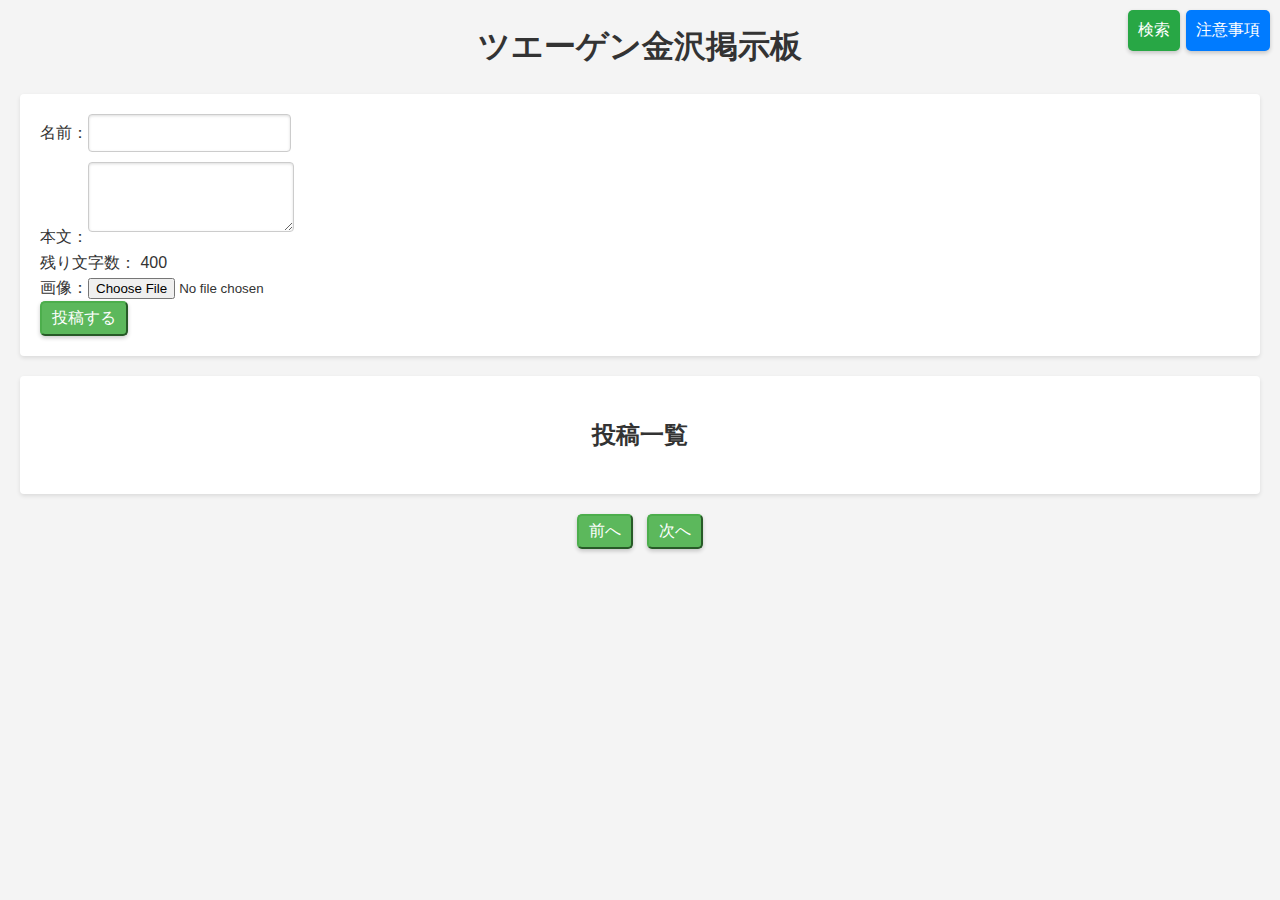
<file: keijiban.html>
<!DOCTYPE html>
<html lang="ja">
<head>
    <meta charset="UTF-8">
    <title>ツエーゲン金沢掲示板</title>
    <style>
        /* 基本的なスタイリング */
        body {
            font-family: 'Arial', sans-serif;
            line-height: 1.6;
            color: #333;
            background-color: #f4f4f4;
            margin: 0;
            padding: 0;
        }

        /* ページ全体のコンテナ */
        .container {
            max-width: 1200px;
            margin: 0 auto;
            padding: 20px;
        }

        /* フォームとボタン */
        input[type=text],
        textarea {
            border: 1px solid #ccc;
            box-shadow: inset 0 1px 3px #ddd;
            border-radius: 4px;
            padding: 10px;
            font-size: 14px;
            margin-bottom: 10px
        }

        button {
            padding: 5px 10px;
            background-color: #5cb85c;
            border-color: #4cae4c;
            color: white;
            font-size: 16px;
            border-radius: 5px;
            box-shadow: 0 2px 4px rgba(0, 0, 0, 0.2);
            transition: background-color 0.3s, box-shadow 0.3;
        }

        .button-large {
            padding: 10px 20px;
            font-size:16px;
        }

        .btn-small {
            padding: 5px 10px;
            font-size: 12px;
        }

        button:hover {
            background-color: #449d44;
            box-shadow: 0 4px 8px rgba(0, 0, 0, 0.2);
        }

        h1, h2 {
            color: #333;
            text-align: center;
        }

        /* 投稿 */
        .post {
            background-color: white;
            padding: 15px;
            margin-bottom: 15px;
            border-radius: 5px;
            box-shadow: 0 2px 5px rgba(0, 0, 0, 0.1);
        }

        /* モーダルウィンドウ */
        .modal-content {
            width: 50%; /* モーダルの幅を調整 */
            /* その他のスタイリング */
        }

        /* レスポンシブデザイン */
        @media screen and (max-width: 768px) {
            input[type=text],
            textarea,
            button {
                width: 100%;
                box-sizing: border-box;
            }
        }

        section {
            background-color: white;
            border-radius: 4px;
            box-shadow: 0 2px 4px rgba(0, 0, 0, 0.1);
            padding: 20px;
            margin: 20px;
        }

        .post {
            border: 1px solid #ddd;
            padding: 10px;
            margin-bottom: 10px;
        }

        .post span.name {
            font-weight: bold;
            color: #007bff;
        }

        .deleteButton {
            margin-top: 10px;
        }

        #timeRemaining {
            color: red;
        }

        #pagination {
            text-align: center;
            margin-top: 20px;
        }

        .page-button {
            margin: 0 5px;
        }

        .post-image {
            max-width: 100%;
            max-height: 300px;
        }

        .selected-page-button {
            color: red; /* 選択されたページのボタンの色 */
            font-weight: bold; /* テキストを太字に */
        }

        /* モーダルウィンドウのスタイル */
        .modal {
            display: none;
            position: fixed;
            z-index: 1;
            left: 0;
            top: 0;
            width: 100%;
            height: 100%;
            overflow: auto;
            background-color: rgba(0, 0, 0, 0.4);
        }

        .modal-content {
            background-color: #fefefe;
            margin: 15% auto;
            padding: 20px;
            border: 1px solid #888;
            width: 80%;
        }

        .close {
            color: #aa0000;
            float: right;
            font-size: 40px;
            font-weight: bold;
        }

        .close:hover,
        .close:focus {
            color: #ff0000;
            text-decoration: none;
            cursor: pointer;
        }

        /* 注意事項ボタンのスタイル */
        .notice-button {
            position: absolute;
            top: 10px;
            right: 10px;
            padding: 10px;
            background-color: #007bff;
            color: white;
            border: none;
            cursor: pointer;
        }

        /* 検索ボタンのスタイルを追加 */
        #searchButton {
            position: absolute;
            top: 10px;
            right: 100px; /* 適切な値に調整 */
            padding: 10px;
            background-color: #28a745;
            color: white;
            border: none;
            cursor: pointer            
        }

    </style>
</head>
<body>
    <!-- 注意事項ボタンの挿入 -->
    <button class="notice-button" id="noticeButton">注意事項</button>
    <h1>ツエーゲン金沢掲示板</h1>

    <section>
        <form id="postForm">
            名前：<input type="text" name="name" id="name"><br>
            本文：<textarea name="section" id="content" rows="3" maxlength="400" oninput="updateCharacterCount()"></textarea><br>
            <span id="remainingCharacters">残り文字数： 400</span><br>
            画像：<input type="file" name="image" id="image" onchange="previewImage()"><br>
            <button type="button" onclick="addPost()" id="postButton" class="btn-large">投稿する</button>

            <!-- 削除ボタンには小さめのスタイルを適用-->
            <!-- <button class="deleteButton btn-small">削除</button> -->

            <span id="timeRemaining"></span>
        </form>
    </section>
    <section>
        <h2>投稿一覧</h2>
        <div id="postList"></div>
    </section>

    <div id="pagination">
        <button id="prevButton" class="page-button">前へ</button>
        <span id="pageNumbers"></span>
        <button id="nextButton" class="page-button">次へ</button>
    </div>

    <img id="imagePreview" style="display: none; max-width: 100%; max-height: 300px;">

    <!-- モーダルウィンドウ -->
    <div id="noticeModal" class="modal">
        <div class="modal-content">
            <span class="close">&times;</span>
            <h2>注意事項</h2>
            <p>個人情報や他人のプライバシーに関する情報を公開しないでください</p>
            <p>他のユーザーに対して敬意を払い、礼儀正しく振る舞って下さい</p>
            <p>違法な内容や著作権を侵害するコンテンツの投稿を避けて下さい</p>
            <p>人種、性別、宗教、国政などに基づく差別的な発言は厳禁です</p>
        </div>
    </div>

    <!-- 検索ボタンと検索モーダルウィンドウを追加-->
    <div id="searchModal" class="modal">
        <div class="modal-content">
            <span class="close" id="closeSearchModal">&times;</span>
            <h2>検索</h2>
            ユーザー名：<input type="text" id="searchName" placeholder="ユーザー名で検索...">
            投稿内容：<input type="text" id="searchContent" placeholder="投稿内容で検索...">
            <button onclick="searchPosts()">検索する</button>
        </div>
    </div>

    <!-- 検索モーダル内に検索結果セクションを追加 -->
    <div id="searchResults" class="search-results">
        <!-- 検索結果がここに表示される-->
    </div>

    <!-- 検索ボタンのインラインスタイルを削除 -->
    <button class="notice-button" id="searchButton">検索</button>
        <script>
        var postButton = document.getElementById("postButton");
        var timeRemainingSpan = document.getElementById("timeRemaining");
        var isButtonEnabled = true;
        var remainingTime = 0;
        var postCount = 0;
        var currentPage = 0;
        var postsPerPage = 3;

        function enablePostButton() {
            isButtonEnabled = true;
            postButton.removeAttribute("disabled");
            timeRemainingSpan.innerText = "";
        }

        function disablePostButton() {
            isButtonEnabled = false;
            postButton.setAttribute("disabled", "disabled");
            remainingTime = 5;
            updateRemainingTime();
            var interval = setInterval(function () {
                remainingTime -= 1;
                updateRemainingTime();
                if (remainingTime <= 0) {
                    clearInterval(interval);
                    enablePostButton();
                }
            }, 1000);
        }

        function updateRemainingTime() {
            timeRemainingSpan.innerText = "次の投稿まで: " + remainingTime + "秒";
        }

        var forbiddenWords = ["禁止ワード1", "禁止ワード2", "禁止ワード3"];

        function containsForbiddenWord(text) {
            for (var i = 0; i < forbiddenWords.length; i++) {
                if (text.includes(forbiddenWords[i])) {
                    return true;
                }
            }
            return false;
        }

        function updateCharacterCount() {
            var content = document.getElementById("content").value;
            var remainingCharacters = 400 - content.length;
            document.getElementById("remainingCharacters").innerText = "残り文字数：" + remainingCharacters;
        }

        function addPost() {
            if (!isButtonEnabled) {
                alert("5秒間隔でしか投稿できません");
                return;
            }

            var name = document.getElementById("name").value;
            var content = document.getElementById("content").value;
            var image = document.getElementById("image").files[0];

            if (!name || !content) {
                alert("名前と本文を入力してください");
                return;
            }

            if (content.length > 400) {
                alert("本文は400文字までです");
                return;
            }

            var remainingCharacters = 400 - content.length;
            document.getElementById("remainingCharacters").innerText = "残り文字数：" + remainingCharacters;

            if (containsForbiddenWord(name) || containsForbiddenWord(content)) {
                alert("禁止ワードが含まれています");
                return;
            }

            var postList = document.getElementById("postList");
            var postElement = document.createElement("div");
            postElement.classList.add("post");
            var nameSpan = document.createElement("span");
            nameSpan.classList.add("name");
            nameSpan.innerText = name;

            var currentDate = new Date();
            var formattedMonth = ('0' + (currentDate.getMonth() + 1)).slice(-2);
            var formattedDay = ('0' + currentDate.getDate()).slice(-2);
            var formattedDate = currentDate.getFullYear() + '/' + formattedMonth + '/' + formattedDay;
            var formattedTime = currentDate.getHours() + ':' + ('0' + currentDate.getMinutes()).slice(-2);

            postCount++;
            postElement.innerHTML = "<span style='font-weight: bold;'>投稿番号: " + postCount + "</span><br>";
            postElement.appendChild(nameSpan);
            postElement.innerHTML += "<br>" + content + "<br>" + formattedDate + " " + formattedTime;

            var imageElement = document.createElement("img");
            imageElement.classList.add("post-image");

            if (image) {
                var imageURL = URL.createObjectURL(image);
                imageElement.src = imageURL;
                imageElement.onload = function() {
                    URL.revokeObjectURL(imageElement.src) // メモリリークを防ぐ
                };
            } else {
                imageElement.style.display = "none";
            }
            postElement.appendChild(imageElement);

            var deleteButton = document.createElement("button");
            deleteButton.classList.add("deleteButton");
            deleteButton.classList.add("deleteButton", "btn-small");
            deleteButton.innerText = "削除";
            deleteButton.onclick = function () {
                if (window.confirm("本当に削除しますか？")) {
                    postElement.remove();
                    postCount--;
                    updatePageNumbers(); // ページ数を更新
                }
            };
            postElement.appendChild(deleteButton);

            postList.appendChild(postElement);
            postList.insertBefore(postElement, postList.firstChild);
            document.getElementById("content").value = ""; // 本文フィールドをリセット
            document.getElementById("image").value = ""; //画像フィールドをリセット
            document.getElementById("imagePreview").style.display = "none"; 
            updateCharacterCount();
            disablePostButton();
            updatePageNumbers(); // 新しい投稿が追加されたのでページ数を更新
        }

        function previewImage() {
            var imagePreview = document.getElementById("imagePreview");
            var imageInput = document.getElementById("image");
            var image = imageInput.files[0];

            if (image) {
                var imageURL = URL.createObjectURL(image);
                imagePreview.src = imageURL;
                imagePreview.onload = function() {
                    URL.revokeObjectURL(imagePreview.src) // メモリリークを防ぐ
                };
                imagePreview.style.display = "block";
            } else {
                imagePreview.style.display = "none";
            }
        }

        function showPage(page) {
            var postElements = document.getElementsByClassName("post");
            var totalPosts = postElements.length;
            var start = page * postsPerPage;
            var end = start + postsPerPage;

            for (var i = 0; i < totalPosts; i++) {
                postElements[i].style.display = "none";
            }

            for (var i = start; i < end && i < totalPosts; i++) {
                postElements[i].style.display = "";
            }

            updatePageNumbers();
        }

        function updatePageNumbers() {
            var pageNumberContainer = document.getElementById('pageNumbers');
            pageNumberContainer.innerHTML = '';

            var totalPosts = document.getElementsByClassName('post').length;
            var totalPages = Math.ceil(totalPosts / postsPerPage);
            var startPage = Math.max(currentPage - 2, 0);
            var endPage = Math.min(currentPage + 2, totalPages - 1);

            // 先頭のページへのリンク
            if (startPage > 0) {
                addPageButton(pageNumberContainer, 0, '<<');
                if (startPage > 1) {
                    pageNumberContainer.appendChild(document.createTextNode('... '));
                }
            }

            // ページボタンを追加
            for (let i = startPage; i <= endPage; i++) {
                addPageButton(pageNumberContainer, i, i + 1);
            }

            // 末尾ページへのリンク
            if (endPage < totalPages - 1) {
                if (endPage < totalPages - 2) {
                    pageNumberContainer.appendChild(document.createTextNode(' ...'));
                }
                addPageButton(pageNumberContainer, totalPages - 1, '>>');
            }
        }

        function addPageButton(container, page, text) {
            let pageButton = document.createElement("button");
            pageButton.innerText = text;
            pageButton.className = "page-button";
            if (page === currentPage) {
                pageButton.classList.add("selected-page-button"); // 選択されたページのスタイルを適用
            }
            pageButton.onclick = function() {
                currentPage = page;
                showPage(currentPage);
            };
            container.appendChild(pageButton);
        }

        document.getElementById('nextButton').addEventListener('click', function() {
            if ((currentPage + 1) * postsPerPage < postCount) {
                currentPage++;
                showPage(currentPage);
            }
        });

        document.getElementById('prevButton').addEventListener('click', function() {
            if (currentPage > 0) {
                currentPage--;
                showPage(currentPage);
            }
        });

        // モーダルウィンドウの制御
        var modal = document.getElementById("noticeModal");
        var btn = document.getElementById("noticeButton");
        var span = document.getElementsByClassName("close")[0];

        btn.onclick = function() {
            modal.style.display = "block";
        }

        span.onclick = function() {
            modal.style.display = "none";
        }

        window.onclick = function(event) {
            if (event.target == modal) {
                modal.style.display = "none";
            }
        }

        // 既存のJavaScriptコードの末尾にこのコードを追加

        function searchPosts() {
            var searchName = document.getElementById('searchName').value.toLowerCase();
            var searchContent = document.getElementById('searchContent').value.toLowerCase();
            var posts = document.getElementsByClassName('post');
            var postList = document.getElementById('postList');
            var found = false; // 検索結果が見つかったかどうかのフラグ

            // 検索結果の表示
            var searchResultsDiv = document.getElementById('searchResults');
            searchResultsDiv.innerHTML = ''; // 既存の検索結果をクリア

            // すべての投稿を一旦非表示にする
            for (var i = 0; i < posts.length; i++) {
                posts[i].style.display = 'none';
            }    

            // 一致する投稿を探す
            for (var i = 0; i < posts.length; i++) {
                var post = posts[i];
                // ユーザー名と投稿内容を分離して取得
                var name = post.getElementsByClassName('name')[0].innerText.toLowerCase();
                var content = post.innerText.toLowerCase().replace(name, ''); // ユーザー名を除外

                // ユーザー名と投稿内容の両方、またはどちらかが一致する場合に表示
                if ((searchName === "" || name.includes(searchName)) && 
                    (searchContent === "" || content.includes(searchContent))) {
                    post.style.display = ''; // 一致する投稿を表示
                    found = true;
                    }
                }

                // 検索結果が1つも見つからなかった場合の処理
                if (!found) {
                    postList.innerHTML = "該当する投稿が見つかりませんでした。"; //ここで検索結果のメッセージを表示
                }
            }
        

        // 検索モーダルウィンドウを表示する関数
        var searchModal = document.getElementById("searchModal");
        var searchButton = document.getElementById("searchButton");
        searchButton.onclick = function() {
            searchModal.style.display = "block";
        }

        // モーダルウィンドウ外をクリックした時に閉じる機能
        window.onclick = function(event) {
            if (event.target == searchModal) {
                searchModal.style.display = "none";
            }
        }

        // 検索モーダルウィンドウを閉じるための関数
        function closeSearchModal() {
            searchModal.style.display = "none";

            // 検索結果をクリア
            var posts = document.getElementsByClassName('post');
            for (var i = 0; i < posts.length; i++) {
                posts[i].style.display = '';
            }

            // 元の投稿リストを表示
            showPage(currentPage);
        }

        showPage(0); // 最初のページを表示

        // モーダルウィンドウのクローズボタンを正しく機能させる
        function setupCloseButtons() {
            var closeButtons = document.getElementsByClassName('close');
            for (var i = 0; i < closeButtons.length; i++) {
                closeButtons[i].onclick = function() {
                    this.parentElement.parentElement.style.display = 'none';
                    closeSearchModal(); // 検索モーダルを閉じる際に元の状態に戻る
                };
            }
        }

        // ページの読み込みが完了したら、クローズボタンのセットアップを実行
        window.onload = setupCloseButtons;

        // 最初のページを表示するための関数
        showPage(0);

    </script>
</body>
</html>
</file>
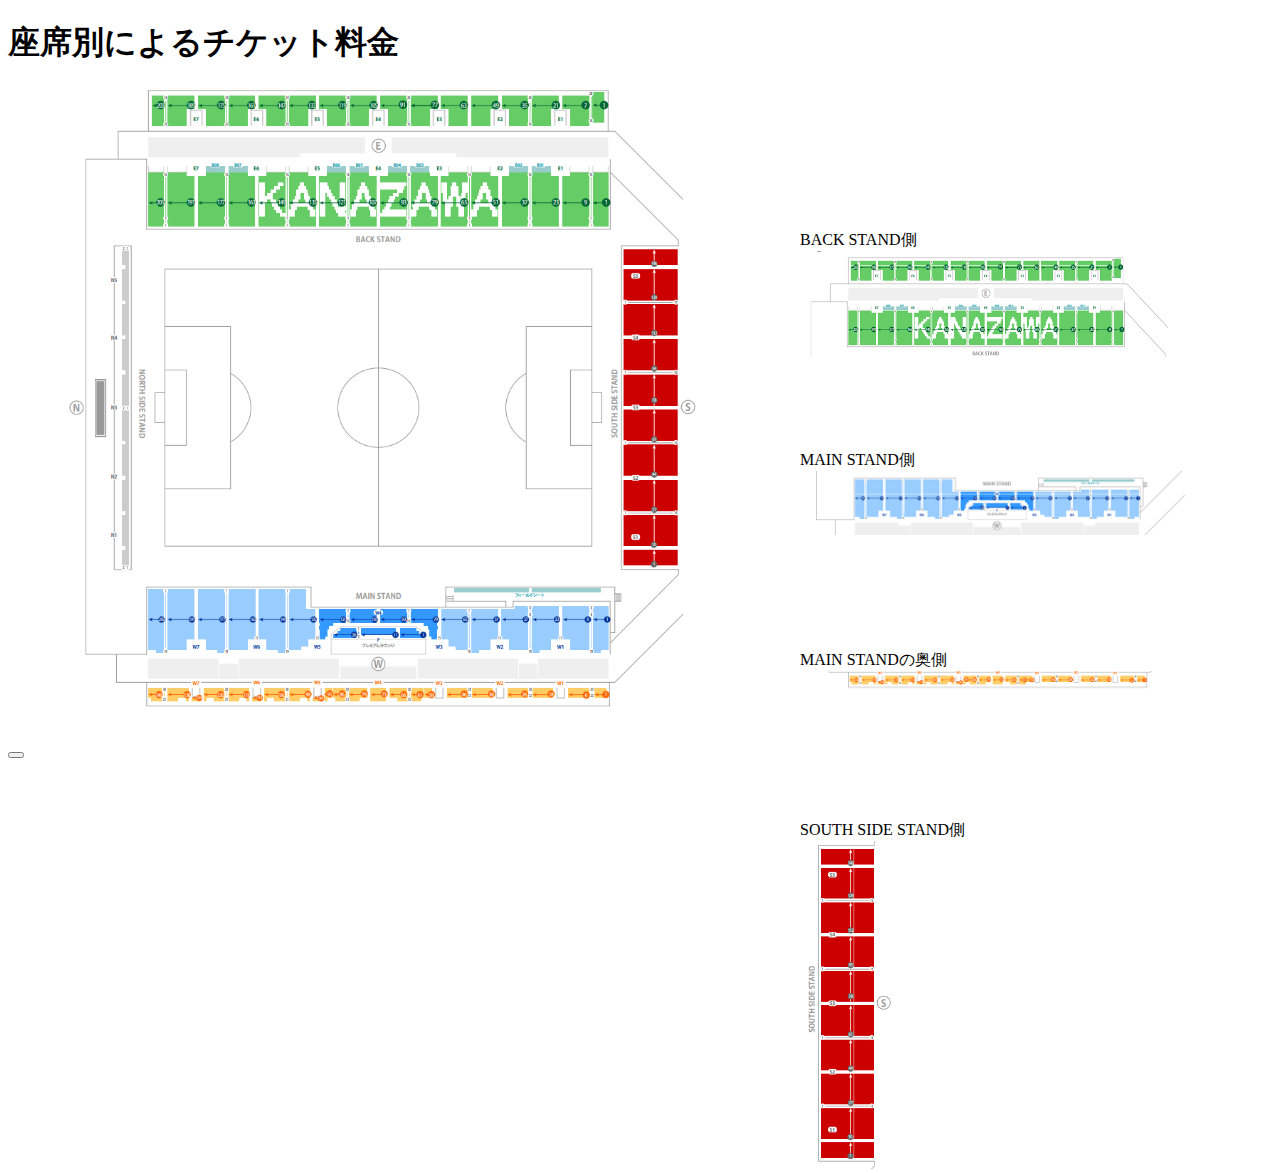
<file: ryokin.html>
<!DOCTYPE html>
<html lang="ja">
<head>
    <meta charset="UTF-8">
    <meta name="viewport" content="width=device-width, initial-scale=1.0">
  <style>
    /* スタイル付け */
div {
    position: relative;
    width: 500px;
    margin: 200px auto;
}

div span {
    display: none;
}

div img:hover + span {
    position: absolute;
    top:0px;
    left:310px;
    display: block;
    background: #eeeeee;
    padding: 10px;
    border: 1px solid;
}
  </style>
</head>


</body>
  <h1>座席別によるチケット料金</h1>

        <header class="header">
          <h1 class="header-logo"><img src="./img/zaseki7.png" alt="座席" width="750px" ></h1>
          <button type="button" id="header-btn" class="header-btn" title="メニュー開閉"><span></span></button>
          <nav class="header-gnav">
            <div style="position:absolute; top:30px; left: 800px"> 
              BACK STAND側<br>
              <img src="img/zaseki1.png" width="400px" height="106px" alt="座席１">
              <span>座席料金：5000円</span>
              </div>
              <div style="position:absolute; top:250px; left:800px">
              MAIN STAND側<br>
              <img src="img/zaseki4.png" width="400px" alt="座席4" >
              <span>座席料金：7000円</span>
              </div>
              <div style="position:absolute; top:450px; left:800px">
              MAIN STANDの奥側<br>
              <img src="img/zaseki5.png" width="400px" alt="座席５" >
              <span>座席料金：10000円</span>
              </div>
              <div style="position:absolute; top:620px; left:800px">
              SOUTH SIDE STAND側<br>
              <img src="img/zaseki3.png" width="100px" alt="座席３" >
              <span>座席料金：4000円</span>
              </div>
            

</body>

</html>
</file>
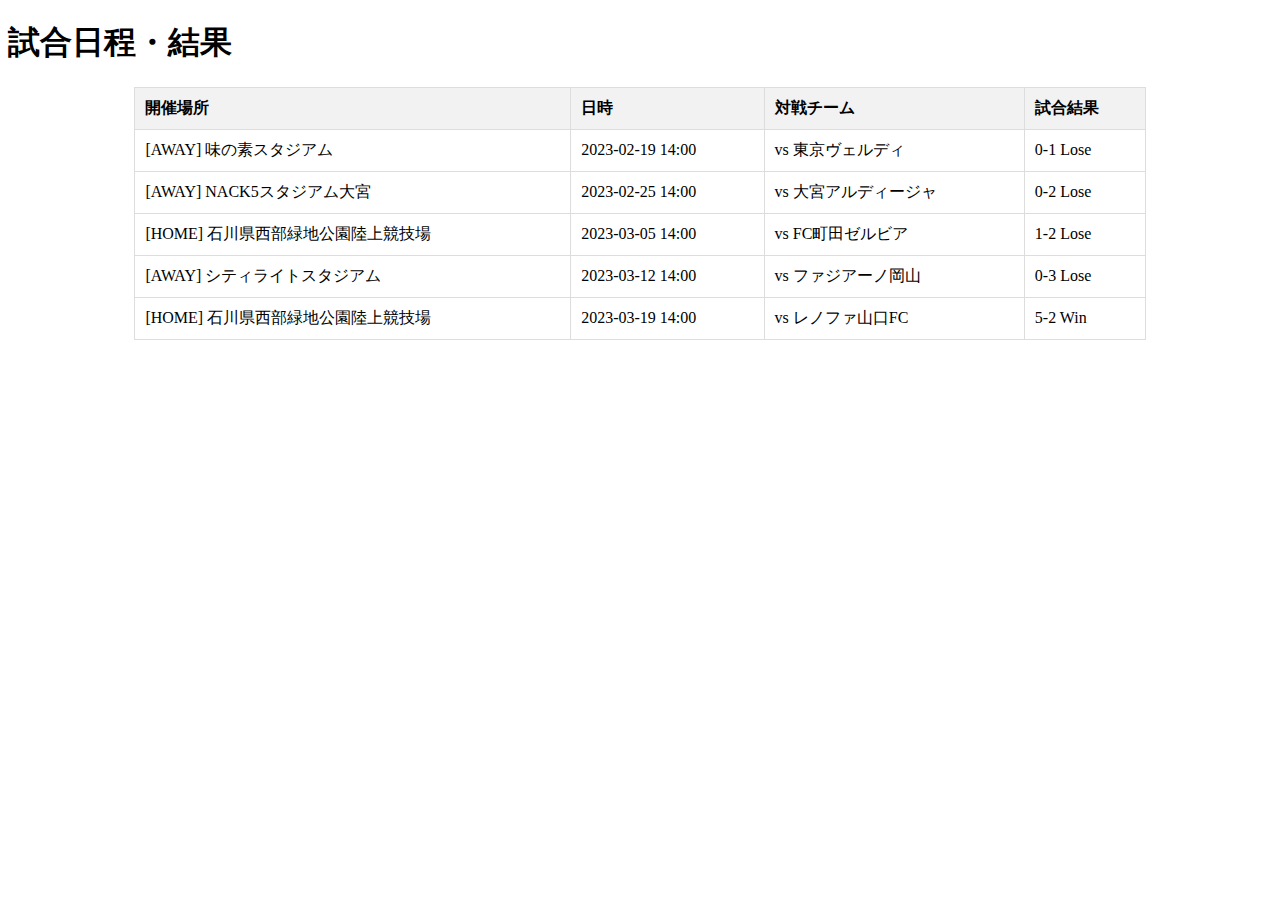
<file: siainittei.html>
<!DOCTYPE html>
<html lang="ja">
<head>
    <meta charset="UTF-8">
    <meta name="viewport" content="width=device-width, initial-scale=1.0">
    <title>Soccer Stadium Schedule</title>
    <style>
        table {
            width: 80%;
            border-collapse: collapse;
            margin: 20px auto;
        }

        th, td {
            border: 1px solid #ddd;
            padding: 10px;
            text-align: left;
        }

        th {
            background-color: #f2f2f2;
        }
    </style>
</head>
<body>

    <h1>試合日程・結果</h1>

    <table>
        <thead>
            <tr>
                <th>開催場所</th>
                <th>日時</th>
                <th>対戦チーム</th>
                <th>試合結果</th>
            </tr>
        </thead>
        <tbody>
            <tr>
                <td>[AWAY] 味の素スタジアム</td>
                <td>2023-02-19 14:00</td>
                <td> vs 東京ヴェルディ</td>
                <td>0-1 Lose</td>

            </tr>
            <tr>
                <td>[AWAY] NACK5スタジアム大宮</td>
                <td>2023-02-25 14:00</td>
                <td> vs 大宮アルディージャ</td>
                <td>0-2 Lose</td>
            </tr>
            <tr>
                <td>[HOME] 石川県西部緑地公園陸上競技場</td>
                <td>2023-03-05 14:00</td>
                <td> vs FC町田ゼルビア</td>
                <td>1-2 Lose</td>
            </tr>
            <tr>
                <td>[AWAY] シティライトスタジアム</td>
                <td>2023-03-12 14:00</td>
                <td> vs ファジアーノ岡山</td>
                <td>0-3 Lose</td>
            </tr>
            <tr>
                <td>[HOME] 石川県西部緑地公園陸上競技場</td>
                <td>2023-03-19 14:00</td>
                <td> vs レノファ山口FC</td>
                <td>5-2 Win</td>
            </tr>

            <!-- 他の試合を追加 -->
        </tbody>
    </table>

</body>
</html>
</file>
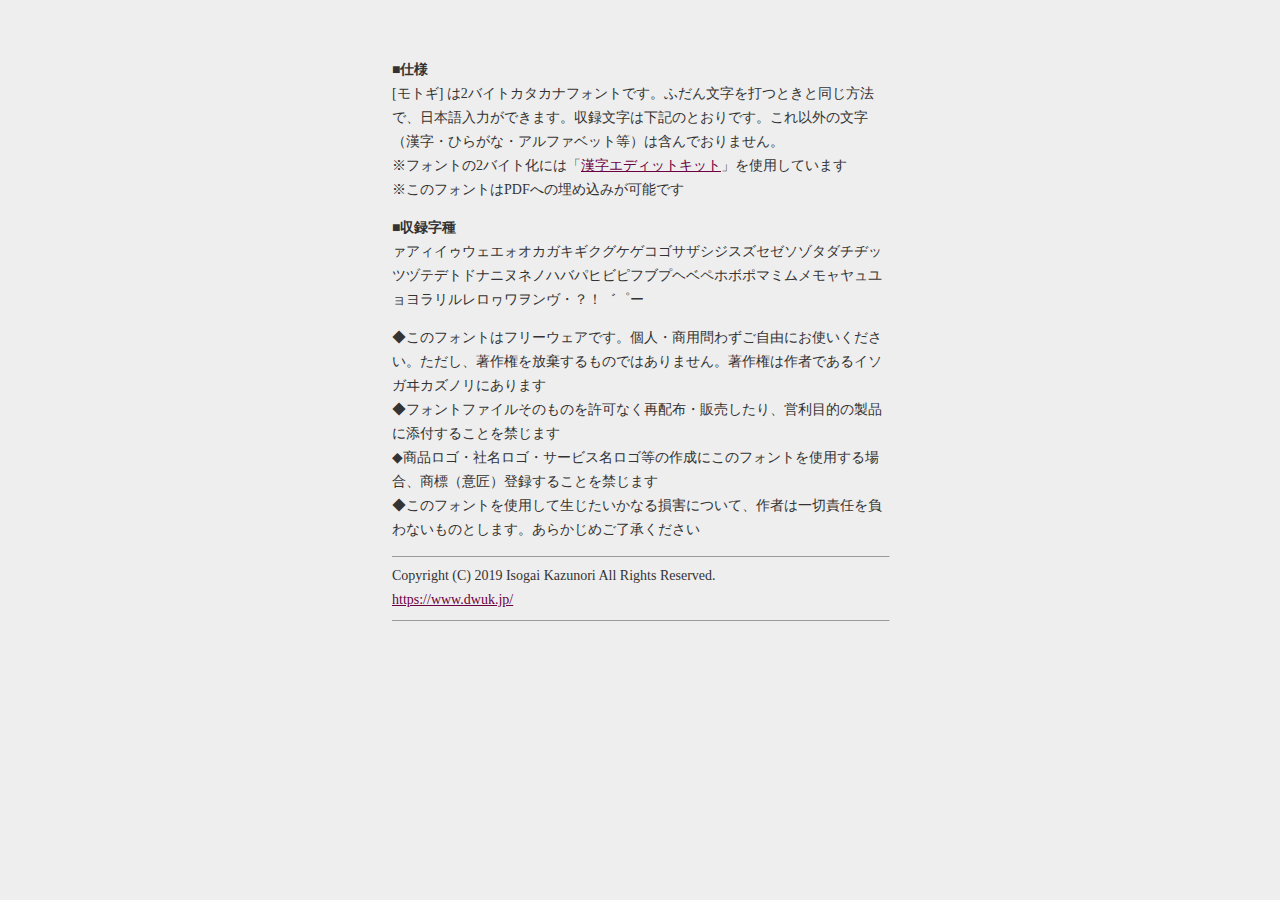
<file: img/Motogi_win/Motogi_win/ReadMe.html>
<html>
<head>
<title>���ǂ݂�������</title>
<meta http-equiv="Content-Type" content="text/html; charset=Shift_JIS">
</head>

<body bgcolor="#eeeeee" text="#333333" link="#6B0040" vlink="#6B0040" alink="#999999">
<center>
<table width="496" border="0" cellspacing="0" cellpadding="0">
<tr>
<td>
<div style="margin-top:50px;font-size:14px;line-height:24px"><p><b>���d�l</b><br>
[���g�M] ��2�o�C�g�J�^�J�i�t�H���g�ł��B�ӂ��񕶎���łƂ��Ɠ������@�ŁA���{����͂��ł��܂��B���^�����͉��L�̂Ƃ���ł��B����ȊO�̕����i�����E�Ђ炪�ȁE�A���t�@�x�b�g���j�͊܂�ł���܂���B<br>���t�H���g��2�o�C�g���ɂ́u<a href="http://www.enfour.co.jp/media/kekb/">�����G�f�B�b�g�L�b�g</a>�v���g�p���Ă��܂�<br>�����̃t�H���g��PDF�ւ̖��ߍ��݂��\�ł�</p>
<p><b>�����^����</b><br>
�@�A�B�C�D�E�F�G�H�I�J�K�L�M�N�O�P�Q�R�S�T�U�V�W�X�Y�Z�[�\�]�^�_�`�a�b�c�d�e�f�g�h�i�j�k�l�m�n�o�p�q�r�s�t�u�v�w�x�y�z�{�|�}�~���������������������������������������E�H�I�J�K�[</p>
<p>�����̃t�H���g�̓t���[�E�F�A�ł��B�l�E���p��킸�����R�ɂ��g�����������B�������A���쌠�����������̂ł͂���܂���B���쌠�͍�҂ł���C�\�K���J�Y�m���ɂ���܂�<br>
���t�H���g�t�@�C�����̂��̂����Ȃ��Ĕz�z�E�̔�������A�c���ړI�̐��i�ɓY�t���邱�Ƃ��ւ��܂�<br>
�����i���S�E�Ж����S�E�T�[�r�X�����S���̍쐬�ɂ��̃t�H���g���g�p����ꍇ�A���W�i�ӏ��j�o�^���邱�Ƃ��ւ��܂�<br>
�����̃t�H���g���g�p���Đ����������Ȃ鑹�Q�ɂ��āA��҂͈�ؐӔC�𕉂�Ȃ����̂Ƃ��܂��B���炩���߂�������������<br>
</p>
<hr width="100%" size="1">
Copyright (C) 2019 Isogai Kazunori All Rights Reserved.<br>
<a href="https://www.dwuk.jp/">https://www.dwuk.jp/</a></div>
<hr width="100%" size="1">
</td>
</tr>
</table>
</center>
</body>
</html>
</file>
